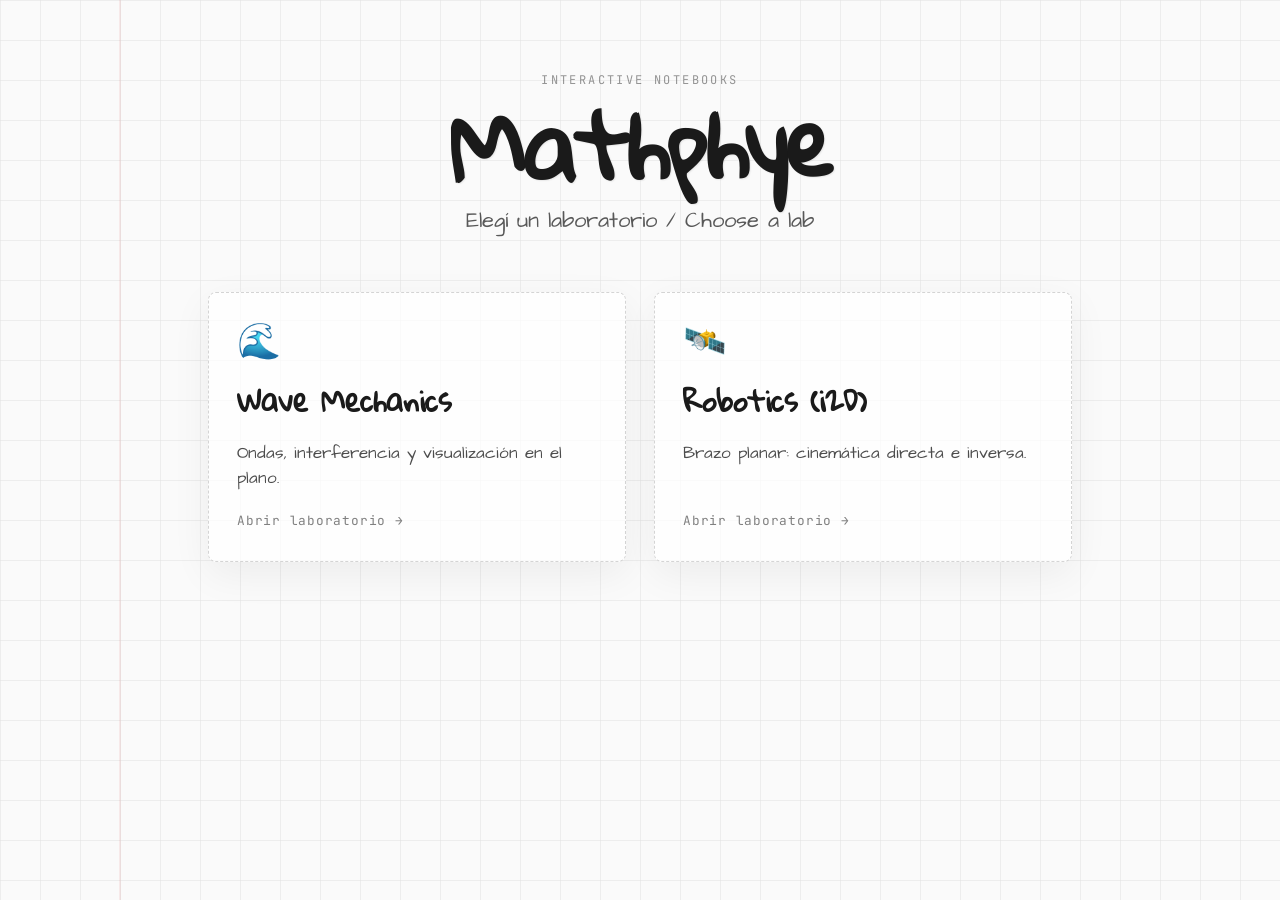
<file: index.html>
<!DOCTYPE html>
<html lang="en">

<head>
    <meta charset="UTF-8">
    <meta name="viewport" content="width=device-width, initial-scale=1.0">
    <title>Mathphye Lab | Interactive classrooms</title>
    <link rel="stylesheet" href="style.css">
    <link rel="preconnect" href="https://fonts.googleapis.com">
    <link rel="preconnect" href="https://fonts.gstatic.com" crossorigin>
    <link
        href="https://fonts.googleapis.com/css2?family=Architects+Daughter&family=Gloria+Hallelujah&family=JetBrains+Mono:wght@400;700&display=swap"
        rel="stylesheet">
</head>

<body class="notebook-theme hub-page">
    <div class="notebook-background">
        <svg width="100%" height="100%">
            <defs>
                <pattern id="dot-grid-hub" width="40" height="40" patternUnits="userSpaceOnUse">
                    <path d="M 40 0 L 0 0 0 40" fill="none" stroke="#e0e0e0" stroke-width="1" />
                </pattern>
            </defs>
            <rect width="100%" height="100%" fill="#fafafa" />
            <rect width="100%" height="100%" fill="url(#dot-grid-hub)" />
            <line x1="120" y1="0" x2="120" y2="100%" stroke="rgba(209, 77, 77, 0.1)" stroke-width="2" />
        </svg>
    </div>

    <main class="hub-content">
        <header class="hub-header">
            <p class="hub-eyebrow">Interactive notebooks</p>
            <h1 class="hub-title">Mathphye</h1>
            <p class="hub-subtitle">Elegí un laboratorio / Choose a lab</p>
        </header>

        <nav class="hub-labs" aria-label="Laboratories">
            <a href="waves.html" class="hub-lab-card">
                <span class="hub-lab-icon" aria-hidden="true">🌊</span>
                <h2 class="hub-lab-name">Wave Mechanics</h2>
                <p class="hub-lab-desc">Ondas, interferencia y visualización en el plano.</p>
                <span class="hub-lab-cta">Abrir laboratorio →</span>
            </a>
            <a href="robotics.html" class="hub-lab-card">
                <span class="hub-lab-icon" aria-hidden="true">🛰️</span>
                <h2 class="hub-lab-name">Robotics (i2D)</h2>
                <p class="hub-lab-desc">Brazo planar: cinemática directa e inversa.</p>
                <span class="hub-lab-cta">Abrir laboratorio →</span>
            </a>
        </nav>
    </main>
</body>

</html>
</file>
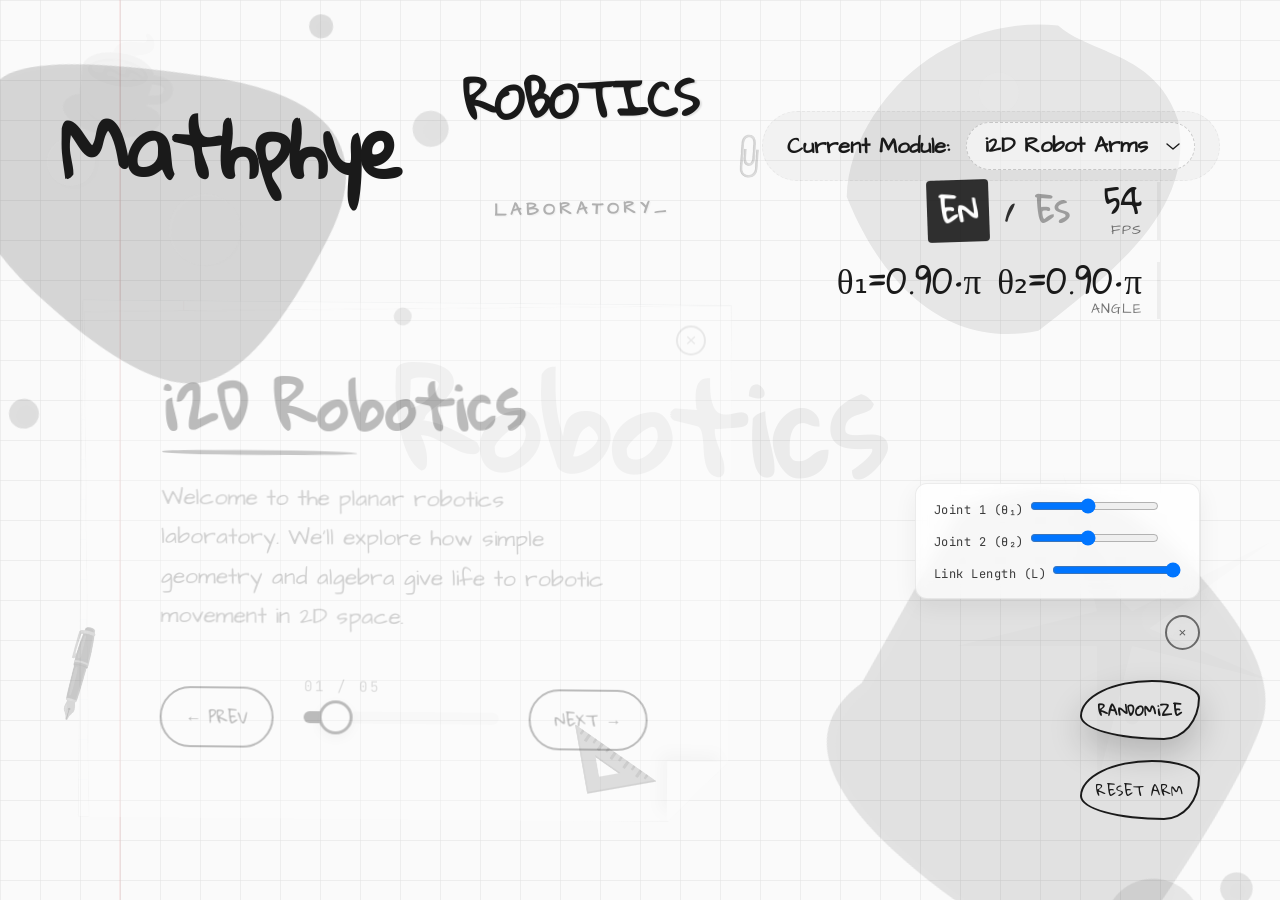
<file: robotics.html>
<!DOCTYPE html>
<html lang="en">

<head>
    <meta charset="UTF-8">
    <meta name="viewport" content="width=device-width, initial-scale=1.0">
    <title>Robotics Lab | i2D Robot Arms</title>
    <link rel="stylesheet" href="style.css">
    <link rel="preconnect" href="https://fonts.googleapis.com">
    <link rel="preconnect" href="https://fonts.gstatic.com" crossorigin>
    <link
        href="https://fonts.googleapis.com/css2?family=Architects+Daughter&family=Gloria+Hallelujah&family=JetBrains+Mono:wght@400;700&display=swap"
        rel="stylesheet">
</head>

<body class="fullscreen-app notebook-theme">
    <!-- SVG Notebook Background -->
    <div class="notebook-background">
        <svg width="100%" height="100%">
            <defs>
                <pattern id="dot-grid" width="40" height="40" patternUnits="userSpaceOnUse">
                    <path d="M 40 0 L 0 0 0 40" fill="none" stroke="#e0e0e0" stroke-width="1" />
                </pattern>
            </defs>
            <rect width="100%" height="100%" fill="#fafafa" />
            <rect width="100%" height="100%" fill="url(#dot-grid)" />
            <line x1="120" y1="0" x2="120" y2="100%" stroke="rgba(209, 77, 77, 0.1)" stroke-width="2" />
        </svg>
    </div>
    <!-- Fullscreen Interactive Layer -->
    <canvas id="main-canvas"></canvas>

    <!-- UI Overlay (HUD) -->
    <div id="hud-layer">
        <header class="hud-header">
            <div class="brand-group">
                <a href="index.html" class="hub-back-link" title="All labs">Mathphye</a>
            </div>


            <div class="main-title-container">
                <h1 id="app-main-title">ROBOTICS <span class="ink-sub">LABORATORY</span></h1>
            </div>

            <div class="topic-indicator topic-indicator--picker">
                <label for="module-picker" class="topic-indicator-label" id="module-picker-label">Current Module:</label>
                <select id="module-picker" class="module-picker-select" aria-label="Switch laboratory module">
                    <option value="waves.html">Wave Mechanics</option>
                    <option value="robotics.html" selected>i2D Robot Arms</option>
                    <option value="index.html">Others</option>
                </select>
            </div>
        </header>

        <!-- Slide Content -->
        <div id="slide-container" class="glass-ui">
            <button class="card-toggle" title="Minimize">×</button>
            <h2 id="slide-title">Kinematics</h2>
            <p id="slide-text">Exploring the geometry of movement. How joint angles translate to end-effector positions in 2D space.</p>

            <div class="slide-navigation">
                <button id="btn-prev" class="nav-btn">← Prev</button>
                <div class="progress-container">
                    <div id="progress-fill"></div>
                    <span id="slide-count" class="count-overlay">01 / 05</span>
                </div>
                <button id="btn-next" class="nav-btn">Next →</button>
            </div>
        </div>

        <!-- Premium hint (compact, non-blocking) -->
        <div id="paywall-overlay" class="paywall-compact" style="display: none;" role="dialog" aria-labelledby="paywall-title" aria-describedby="paywall-text">
            <div class="paywall-compact__row">
                <span class="paywall-compact__icon" aria-hidden="true">🔒</span>
                <div class="paywall-compact__copy">
                    <p id="paywall-title" class="paywall-compact__title">Premium slide</p>
                    <p id="paywall-text" class="paywall-compact__desc">*Donation* To build advanced robotics topics in the full lab. Optional unlock — $2.99.</p>
                </div>
                <div class="paywall-compact__actions">
                    <button type="button" id="btn-buy" class="paywall-unlock-btn">Unlock</button>
                    <button type="button" id="paywall-close" class="paywall-dismiss" aria-label="Close">×</button>
                </div>
            </div>
            <p class="paywall-compact__foot">Mathphye Lab</p>
        </div>

        <!-- Live Controls -->
        <div id="controls-panel">
            <div id="robotics-params" class="robotics-param-stack">
                <div class="control-group">
                    <label for="param-freq" id="label-param-j1">Joint 1 (θ₁)</label>
                    <input type="range" id="param-freq" min="0" max="100" value="50">
                </div>
                <div class="control-group">
                    <label for="param-amp" id="label-param-j2">Joint 2 (θ₂)</label>
                    <input type="range" id="param-amp" min="0" max="100" value="70">
                </div>
                <div class="control-group" id="group-link-single">
                    <label for="param-damping" id="label-param-l">Link Length (L)</label>
                    <input type="range" id="param-damping" min="10" max="100" value="50">
                </div>
                <div class="control-group fk-only" id="group-link-l1" style="display: none;">
                    <label for="param-l1" id="label-param-l1">Link L₁</label>
                    <div class="link-l-row">
                        <input type="range" id="param-l1" min="10" max="100" value="50">
                        <input type="number" id="param-l1-num" class="link-length-num" min="80" max="350" step="1" inputmode="numeric" title="Longitud en px / Length (px)" aria-label="L1 length px">
                    </div>
                </div>
                <div class="control-group fk-only" id="group-link-l2" style="display: none;">
                    <label for="param-l2" id="label-param-l2">Link L₂</label>
                    <div class="link-l-row">
                        <input type="range" id="param-l2" min="10" max="100" value="40">
                        <input type="number" id="param-l2-num" class="link-length-num" min="80" max="350" step="1" inputmode="numeric" title="Longitud en px / Length (px)" aria-label="L2 length px">
                    </div>
                </div>
            </div>

            <div class="panel-footer experiment-hub">
                <button class="control-toggle" title="Minimize">×</button>
                <button id="btn-random" class="action-btn main-action pulse">RANDOMiZE</button>
                <button id="btn-reset" class="action-btn">Reset</button>
            </div>
        </div>

        <aside class="side-info">
            <div class="stats-row">
                <div class="lang-toggle">
                    <button id="btn-en" class="active">EN</button> /
                    <button id="btn-es">ES</button>
                </div>
                <div class="stat-box">
                    <span class="val" id="fps-val">60</span>
                    <span class="lab">FPS</span>
                </div>
            </div>
            <div class="stat-box">
                <span class="val" id="phase-val">0.00°</span>
                <span class="lab">ANGLE</span>
            </div>
        </aside>

        <!-- Dynamic Decorations -->
        <div class="decorations">
            <div class="ink-spill top-left splash">
                <svg viewBox="0 0 200 200">
                    <path d="M40,50 Q10,80 40,120 T90,160 T140,120 T110,60 T40,50 Z" fill="rgba(0, 0, 0, 0.18)" />
                    <circle cx="60" cy="80" r="8" fill="rgba(255,255,255,0.05)" />
                    <circle cx="100" cy="110" r="12" fill="rgba(255,255,255,0.03)" />
                    <circle cx="150" cy="50" r="4" fill="rgba(0,0,0,0.15)" />
                    <circle cx="180" cy="90" r="6" fill="rgba(0,0,0,0.12)" />
                    <circle cx="160" cy="150" r="3" fill="rgba(0,0,0,0.1)" />
                    <circle cx="30" cy="160" r="5" fill="rgba(0,0,0,0.14)" />
                </svg>
            </div>
            <div class="ink-spill bottom-right splash-bubbles">
                <svg viewBox="0 0 200 200">
                    <path d="M50,50 Q80,20 120,40 T160,80 T150,140 T80,160 T40,110 Z" fill="rgba(0, 0, 0, 0.12)" />
                    <circle cx="150" cy="150" r="15" fill="rgba(0,0,0,0.1)" />
                    <circle cx="130" cy="170" r="8" fill="rgba(0,0,0,0.08)" />
                    <circle cx="170" cy="130" r="5" fill="rgba(0,0,0,0.12)" />
                    <circle cx="120" cy="60" r="6" fill="rgba(255,255,255,0.04)" />
                </svg>
            </div>
            <div class="ink-splat splat-1 bubble-style">
                <svg viewBox="0 0 100 100">
                    <path d="M50,10 C60,15 75,10 85,25 C95,45 80,65 65,85 C45,95 25,85 10,65 C5,45 20,15 50,10 Z"
                        fill="rgba(0,0,0,0.1)" />
                    <circle cx="40" cy="30" r="5" fill="rgba(255,255,255,0.08)" />
                </svg>
            </div>
            <div class="ink-splat splat-3">
                <svg viewBox="0 0 200 200">
                    <path
                        d="M100,100 L120,40 L110,100 L160,80 L110,110 L140,160 L100,120 L60,160 L90,110 L40,80 L90,100 Z"
                        fill="rgba(0,0,0,0.08)" />
                    <circle cx="130" cy="130" r="3" fill="rgba(0,0,0,0.1)" />
                    <circle cx="70" cy="70" r="4" fill="rgba(0,0,0,0.1)" />
                </svg>
            </div>
            <div class="ink-splat splat-2">
                <svg viewBox="0 0 100 100">
                    <path d="M30,20 C50,10 80,20 90,40 C100,60 70,90 40,85 C20,80 10,50 30,20 Z"
                        fill="rgba(26,26,26,0.02)" />
                </svg>
            </div>
            <div class="utensil pen">🖋️</div>
            <div class="utensil clip">📎</div>
            <div class="utensil ruler">📐</div>
            <div class="utensil coffee">☕</div>
        </div>
    </div>

    <button id="restore-slides" class="restore-ui-btn">📖 Restore Notes</button>
    <button id="restore-controls" class="restore-ui-btn">⚙️ Restore Controls</button>

    <script src="checkout-config.js"></script>
    <script src="robotics.js"></script>
</body>

</html>
</file>
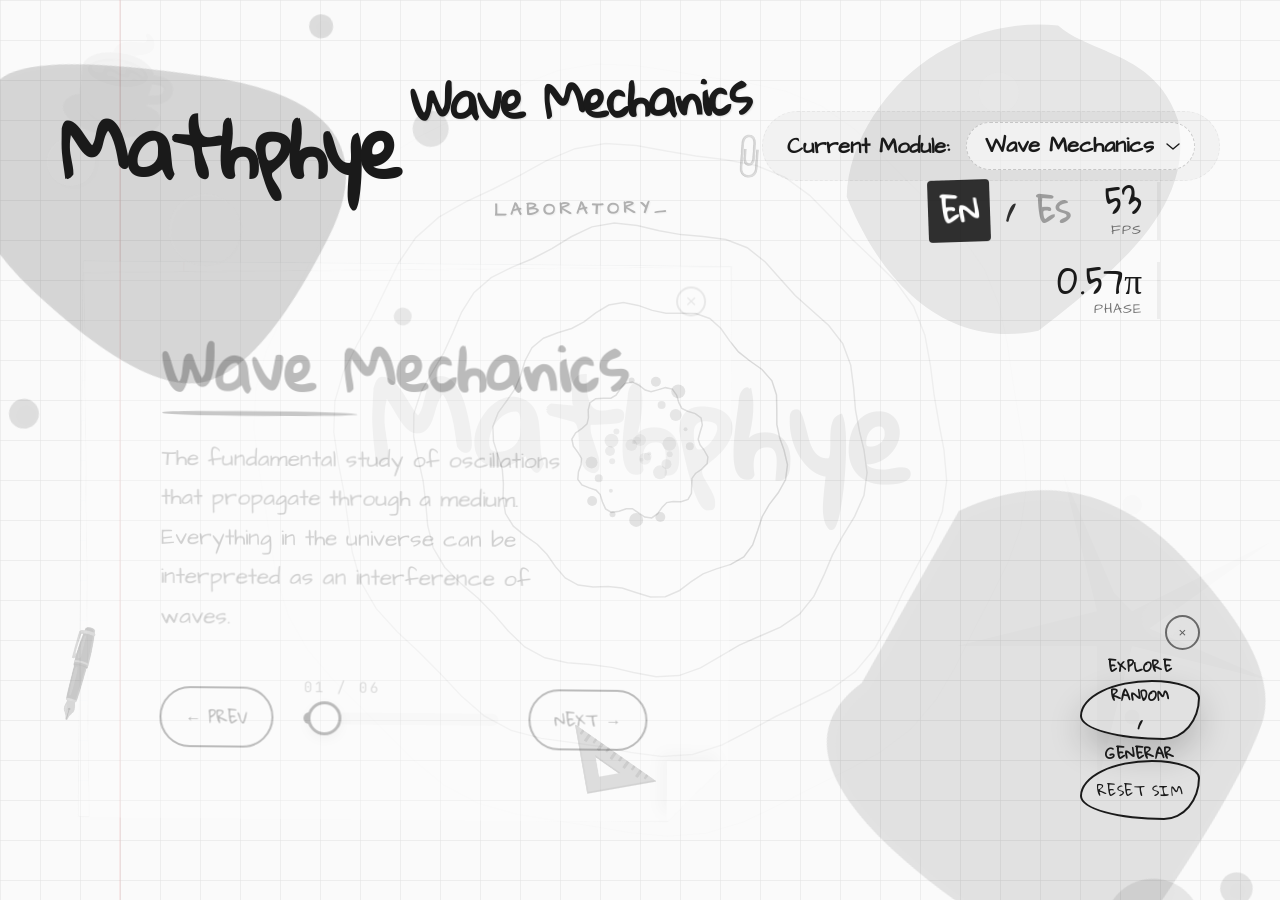
<file: waves.html>
<!DOCTYPE html>
<html lang="en">

<head>
    <meta charset="UTF-8">
    <meta name="viewport" content="width=device-width, initial-scale=1.0">
    <title>Wave Mechanics Lab | Mathphye</title>
    <link rel="stylesheet" href="style.css">
    <link rel="preconnect" href="https://fonts.googleapis.com">
    <link rel="preconnect" href="https://fonts.gstatic.com" crossorigin>
    <link
        href="https://fonts.googleapis.com/css2?family=Architects+Daughter&family=Gloria+Hallelujah&family=JetBrains+Mono:wght@400;700&display=swap"
        rel="stylesheet">
</head>

<body class="fullscreen-app notebook-theme">
    <!-- SVG Notebook Background -->
    <div class="notebook-background">
        <svg width="100%" height="100%">
            <defs>
                <pattern id="dot-grid" width="40" height="40" patternUnits="userSpaceOnUse">
                    <path d="M 40 0 L 0 0 0 40" fill="none" stroke="#e0e0e0" stroke-width="1" />
                </pattern>
            </defs>
            <rect width="100%" height="100%" fill="#fafafa" />
            <rect width="100%" height="100%" fill="url(#dot-grid)" />
            <line x1="120" y1="0" x2="120" y2="100%" stroke="rgba(209, 77, 77, 0.1)" stroke-width="2" />
        </svg>
    </div>
    <!-- Fullscreen Interactive Layer -->
    <canvas id="main-canvas"></canvas>

    <!-- UI Overlay (HUD) -->
    <div id="hud-layer">
        <header class="hud-header">
            <div class="brand-group">
                <a href="index.html" class="hub-back-link" title="All labs">Mathphye</a>
            </div>


            <div class="main-title-container">
                <h1 id="app-main-title">WAVE MECHANICS <span class="ink-sub">LABORATORY</span></h1>
            </div>

            <div class="topic-indicator topic-indicator--picker">
                <label for="module-picker" class="topic-indicator-label" id="module-picker-label">Current Module:</label>
                <select id="module-picker" class="module-picker-select" aria-label="Switch laboratory module">
                    <option value="waves.html" selected>Wave Mechanics</option>
                    <option value="robotics.html">i2D Robot Arms</option>
                    <option value="index.html">Others</option>
                </select>
            </div>
        </header>

        <!-- Slide Content -->
        <div id="slide-container" class="glass-ui">
            <button class="card-toggle" title="Minimize">×</button>
            <h2 id="slide-title">Traveling Waves</h2>
            <p id="slide-text">An oscillation that travels through a medium, transporting energy without transporting
                matter.</p>

            <div class="slide-navigation">
                <button id="btn-prev" class="nav-btn">← Prev</button>
                <div class="progress-container">
                    <div id="progress-fill"></div>
                    <span id="slide-count" class="count-overlay">01 / 06</span>
                </div>
                <button id="btn-next" class="nav-btn">Next →</button>
            </div>
        </div>

        <!-- Premium hint (compact, non-blocking) -->
        <div id="paywall-overlay" class="paywall-compact" style="display: none;" role="dialog" aria-labelledby="paywall-title" aria-describedby="paywall-text">
            <div class="paywall-compact__row">
                <span class="paywall-compact__icon" aria-hidden="true">🔒</span>
                <div class="paywall-compact__copy">
                    <p id="paywall-title" class="paywall-compact__title">Premium slide</p>
                    <p id="paywall-text" class="paywall-compact__desc">Extra chapters in the full lab. Unlock if you like — $2.99.</p>
                </div>
                <div class="paywall-compact__actions">
                    <button type="button" id="btn-buy" class="paywall-unlock-btn">Unlock</button>
                    <button type="button" id="paywall-close" class="paywall-dismiss" aria-label="Close">×</button>
                </div>
            </div>
            <p class="paywall-compact__foot">Mathphye Lab</p>
        </div>

        <!-- Live Controls -->
        <div id="controls-panel">
            <div id="hidden-params" style="display: none;">
                <div class="control-group">
                    <label>Frequency (f)</label>
                    <input type="range" id="param-freq" min="1" max="100" value="50">
                </div>
                <div class="control-group">
                    <label>Amplitude (A)</label>
                    <input type="range" id="param-amp" min="1" max="100" value="70">
                </div>
                <div class="control-group">
                    <label>Damping (γ)</label>
                    <input type="range" id="param-damping" min="0" max="100" value="0">
                </div>
            </div>

            <div class="panel-footer experiment-hub">
                <button class="control-toggle" title="Minimize">×</button>
                <button id="btn-random" class="action-btn main-action pulse">EXPLORE RANDOM / GENERAR</button>
                <button id="btn-reset" class="action-btn">Reset</button>
            </div>
        </div>

        <aside class="side-info">
            <div class="stats-row">
                <div class="lang-toggle">
                    <button id="btn-en" class="active">EN</button> /
                    <button id="btn-es">ES</button>
                </div>
                <div class="stat-box">
                    <span class="val" id="fps-val">60</span>
                    <span class="lab">FPS</span>
                </div>
            </div>
            <div class="stat-box">
                <span class="val" id="phase-val">0.00π</span>
                <span class="lab">PHASE</span>
            </div>
        </aside>

        <!-- Dynamic Decorations -->
        <div class="decorations">
            <div class="ink-spill top-left splash">
                <svg viewBox="0 0 200 200">
                    <path d="M40,50 Q10,80 40,120 T90,160 T140,120 T110,60 T40,50 Z" fill="rgba(0, 0, 0, 0.18)" />
                    <circle cx="60" cy="80" r="8" fill="rgba(255,255,255,0.05)" />
                    <circle cx="100" cy="110" r="12" fill="rgba(255,255,255,0.03)" />
                    <circle cx="150" cy="50" r="4" fill="rgba(0,0,0,0.15)" />
                    <circle cx="180" cy="90" r="6" fill="rgba(0,0,0,0.12)" />
                    <circle cx="160" cy="150" r="3" fill="rgba(0,0,0,0.1)" />
                    <circle cx="30" cy="160" r="5" fill="rgba(0,0,0,0.14)" />
                </svg>
            </div>
            <div class="ink-spill bottom-right splash-bubbles">
                <svg viewBox="0 0 200 200">
                    <path d="M50,50 Q80,20 120,40 T160,80 T150,140 T80,160 T40,110 Z" fill="rgba(0, 0, 0, 0.12)" />
                    <circle cx="150" cy="150" r="15" fill="rgba(0,0,0,0.1)" />
                    <circle cx="130" cy="170" r="8" fill="rgba(0,0,0,0.08)" />
                    <circle cx="170" cy="130" r="5" fill="rgba(0,0,0,0.12)" />
                    <circle cx="120" cy="60" r="6" fill="rgba(255,255,255,0.04)" />
                </svg>
            </div>
            <div class="ink-splat splat-1 bubble-style">
                <svg viewBox="0 0 100 100">
                    <path d="M50,10 C60,15 75,10 85,25 C95,45 80,65 65,85 C45,95 25,85 10,65 C5,45 20,15 50,10 Z"
                        fill="rgba(0,0,0,0.1)" />
                    <circle cx="40" cy="30" r="5" fill="rgba(255,255,255,0.08)" />
                </svg>
            </div>
            <div class="ink-splat splat-3">
                <svg viewBox="0 0 200 200">
                    <path
                        d="M100,100 L120,40 L110,100 L160,80 L110,110 L140,160 L100,120 L60,160 L90,110 L40,80 L90,100 Z"
                        fill="rgba(0,0,0,0.08)" />
                    <circle cx="130" cy="130" r="3" fill="rgba(0,0,0,0.1)" />
                    <circle cx="70" cy="70" r="4" fill="rgba(0,0,0,0.1)" />
                </svg>
            </div>
            <div class="ink-splat splat-2">
                <svg viewBox="0 0 100 100">
                    <path d="M30,20 C50,10 80,20 90,40 C100,60 70,90 40,85 C20,80 10,50 30,20 Z"
                        fill="rgba(26,26,26,0.02)" />
                </svg>
            </div>
            <div class="utensil pen">🖋️</div>
            <div class="utensil clip">📎</div>
            <div class="utensil ruler">📐</div>
            <div class="utensil coffee">☕</div>
        </div>
    </div>

    <button id="restore-slides" class="restore-ui-btn">📖 Restore Notes</button>
    <button id="restore-controls" class="restore-ui-btn">⚙️ Restore Controls</button>

    <script src="checkout-config.js"></script>
    <script src="main.js"></script>
</body>

</html>
</file>
<file: style.css>
:root {
    --paper: #ffffff;
    --ink: #1a1a1a;
    --ink-muted: #666666;
    --accent: #111;
    --border: rgba(0, 0, 0, 0.05);
    --font-heading: 'Gloria Hallelujah', cursive;
    --font-body: 'Architects Daughter', cursive;
    --font-mono: 'JetBrains Mono', monospace;
    --transition: all 0.3s ease;
}

* {
    margin: 0;
    padding: 0;
    box-sizing: border-box;
}

body.notebook-theme {
    height: 100vh;
    width: 100vw;
    overflow: hidden;
    background-color: var(--paper);
    color: var(--ink);
    font-family: var(--font-body);
}

/* Landing: index → waves / robotics */
body.hub-page {
    min-height: 100vh;
    height: auto;
    width: 100%;
    overflow-x: hidden;
    overflow-y: auto;
    background-color: var(--paper);
    color: var(--ink);
    font-family: var(--font-body);
}

.hub-content {
    position: relative;
    z-index: 1;
    max-width: 920px;
    margin: 0 auto;
    padding: 72px 28px 100px;
}

.hub-header {
    text-align: center;
    margin-bottom: 56px;
}

.hub-eyebrow {
    font-family: var(--font-mono);
    font-size: 0.75rem;
    letter-spacing: 0.2em;
    text-transform: uppercase;
    opacity: 0.45;
    margin-bottom: 12px;
}

.hub-title {
    font-family: var(--font-heading);
    font-size: clamp(3.2rem, 10vw, 5.5rem);
    font-weight: 900;
    letter-spacing: -2px;
    line-height: 1;
    color: var(--ink);
    transform: rotate(-1deg);
    text-shadow: 1px 1px 1.5px rgba(0, 0, 0, 0.08);
}

.hub-subtitle {
    font-family: var(--font-body);
    font-size: 1.35rem;
    margin-top: 18px;
    opacity: 0.72;
}

.hub-labs {
    display: grid;
    grid-template-columns: repeat(auto-fit, minmax(260px, 1fr));
    gap: 28px;
}

.hub-lab-card {
    display: flex;
    flex-direction: column;
    align-items: flex-start;
    gap: 12px;
    padding: 32px 28px;
    background: rgba(255, 255, 255, 0.72);
    border: 1px dashed rgba(26, 26, 26, 0.18);
    border-radius: 8px;
    box-shadow: 0 12px 40px rgba(0, 0, 0, 0.06);
    text-decoration: none;
    color: var(--ink);
    transition: var(--transition);
}

.hub-lab-card:hover {
    transform: translateY(-4px) rotate(-0.5deg);
    border-color: rgba(26, 26, 26, 0.35);
    box-shadow: 0 20px 50px rgba(0, 0, 0, 0.1);
}

.hub-lab-icon {
    font-size: 2.2rem;
    line-height: 1;
}

.hub-lab-name {
    font-family: var(--font-heading);
    font-size: 1.75rem;
    font-weight: 700;
    margin: 0;
}

.hub-lab-desc {
    font-family: var(--font-body);
    font-size: 1.05rem;
    line-height: 1.5;
    opacity: 0.78;
    margin: 0;
    flex: 1;
}

.hub-lab-cta {
    font-family: var(--font-mono);
    font-size: 0.8rem;
    letter-spacing: 0.06em;
    opacity: 0.55;
    margin-top: 8px;
}

a.hub-back-link {
    font-size: 5rem;
    font-weight: 900;
    position: relative;
    letter-spacing: -3px;
    line-height: 1;
    color: var(--ink);
    text-decoration: none;
    font-family: var(--font-heading);
    transition: opacity 0.2s ease;
}

a.hub-back-link:hover {
    opacity: 0.72;
}

.notebook-background {
    position: fixed;
    top: 0;
    left: 0;
    width: 100%;
    height: 100%;
    z-index: 0;
    pointer-events: none;
}

#main-canvas {
    position: fixed;
    top: 0;
    left: 0;
    width: 100%;
    height: 100%;
    z-index: 1;
}

/* HUD Layer */
#hud-layer {
    position: relative;
    z-index: 10;
    width: 100%;
    height: 100%;
    pointer-events: none;
}

#hud-layer * {
    pointer-events: auto;
}

.hud-header {
    padding: 50px 60px;
    /* More padding */
    display: flex;
    justify-content: space-between;
    align-items: center;
    font-family: var(--font-heading);
    position: relative;
    z-index: 100;
    /* Mathphye on top of EVERYTHING */
}

.brand-group {
    display: flex;
    align-items: baseline;
    gap: 30px;
    position: relative;
}

.brand {
    font-size: 5rem;
    font-weight: 900;
    position: relative;
    letter-spacing: -3px;
    line-height: 1;
}

.theme-toggle-btn {
    background: none;
    border: 2px solid var(--ink);
    border-radius: 8px;
    padding: 8px 16px;
    font-family: var(--font-body);
    font-weight: bold;
    color: var(--ink);
    cursor: pointer;
    transition: var(--transition);
    transform: rotate(-1deg);
    font-size: 1.1rem;
    opacity: 0.6;
}

.theme-toggle-btn:hover {
    opacity: 1;
    transform: scale(1.05) rotate(1deg);
    background: var(--ink);
    color: var(--paper);
}



.lang-toggle {
    display: flex;
    font-size: 1.8rem;
    font-family: var(--font-heading);
    gap: 15px;
    opacity: 0.9;
    align-items: center;
    color: var(--ink);
}

.lang-toggle button {
    background: none;
    border: none;
    cursor: pointer;
    font-size: 1.8rem;
    font-family: inherit;
    color: inherit;
    opacity: 0.4;
    transition: 0.2s;
    padding: 0 5px;
    font-weight: 900;
}

.lang-toggle button:hover {
    opacity: 0.7;
    transform: scale(1.1);
}

.lang-toggle button.active {
    opacity: 1;
    color: #fff;
    background: var(--ink);
    padding: 2px 12px;
    border-radius: 4px;
    transform: rotate(-2deg);
}

.topic-indicator {
    font-size: 1.4rem;
    /* Larger module name */
    background: rgba(0, 0, 0, 0.03);
    padding: 10px 24px;
    border-radius: 40px;
    border: 1px dashed var(--border);
}

.topic-indicator--picker {
    display: inline-flex;
    align-items: center;
    flex-wrap: wrap;
    gap: 10px 16px;
}

.topic-indicator-label {
    font-family: var(--font-body);
    font-weight: 700;
    color: var(--ink);
    margin: 0;
    cursor: pointer;
    font-size: 1.4rem;
}

.module-picker-select {
    font-family: var(--font-body);
    font-size: 1.4rem;
    font-weight: 700;
    color: var(--ink);
    line-height: 1.3;
    background-color: rgba(255, 255, 255, 0.55);
    border: 1px dashed rgba(26, 26, 26, 0.2);
    border-radius: 28px;
    padding: 8px 40px 8px 18px;
    cursor: pointer;
    appearance: none;
    -webkit-appearance: none;
    background-image: url("data:image/svg+xml,%3Csvg xmlns='http://www.w3.org/2000/svg' width='14' height='9' viewBox='0 0 14 9' fill='none'%3E%3Cpath d='M1 2l6 5 6-5' stroke='%231a1a1a' stroke-width='1.4' stroke-linecap='round' stroke-linejoin='round'/%3E%3C/svg%3E");
    background-repeat: no-repeat;
    background-position: right 14px center;
    transition: var(--transition);
}

.module-picker-select:hover {
    background-color: rgba(255, 255, 255, 0.85);
    border-color: rgba(26, 26, 26, 0.35);
}

.module-picker-select:focus {
    outline: 2px solid rgba(26, 26, 26, 0.25);
    outline-offset: 2px;
}

/* Main Title - Ink Style */
.main-title-container {
    flex: 1;
    text-align: center;
}

#app-main-title {
    font-family: var(--font-heading);
    font-size: 3rem;
    color: var(--ink);
    letter-spacing: -2px;
    transform: rotate(-1deg);
    text-shadow: 1px 1px 1.5px rgba(0, 0, 0, 0.1);
}

#app-main-title .ink-sub {
    font-family: var(--font-body);
    font-size: 1.1rem;
    color: var(--ink-muted);
    letter-spacing: 4px;
    opacity: 0.5;
    text-transform: uppercase;
}

/* Floating Notes as Physical Pages */
.glass-ui {
    background: #ffffff;
    /* Ruled notebook line background: Horizontal lines + Vertical Margin */
    background-image:
        linear-gradient(to right, rgba(230, 80, 80, 0.15) 1px, transparent 1px),
        repeating-linear-gradient(rgba(255, 255, 255, 0) 0px, rgba(255, 255, 255, 0) 39px, rgba(100, 200, 255, 0.15) 40px);
    background-size: 80px 100%, 100% 40px;
    background-position: 100px 0, 0 0;
    background-repeat: no-repeat, repeat;

    border: 1px solid rgba(0, 0, 0, 0.1);
    /* Stack of pages effect - Deepened and layered */
    box-shadow:
        1px 1px 1px rgba(0, 0, 0, 0.05),
        2px 2px 2px rgba(0, 0, 0, 0.02),
        15px 15px 40px rgba(0, 0, 0, 0.06);
    padding: 70px 60px 70px 140px;
    /* Adjusted padding for the margin line */
    border-radius: 2px;
    transform: rotate(0.5deg);
    transition: var(--transition);
    position: relative;
    /* Corner Cut for fold realism */
    clip-path: polygon(0% 0%, 100% 0%, 100% calc(100% - 60px), calc(100% - 60px) 100%, 0% 100%);
}

/* Background Sheet stack effect */
.glass-ui::before {
    content: '';
    position: absolute;
    top: 5px;
    left: 5px;
    right: -5px;
    bottom: -5px;
    background: #fff;
    border: 1px solid rgba(0, 0, 0, 0.08);
    z-index: -1;
    transform: rotate(-1deg);
    box-shadow: 2px 2px 5px rgba(0, 0, 0, 0.03);
    clip-path: polygon(0% 0%, 100% 0%, 100% calc(100% - 60px), calc(100% - 60px) 100%, 0% 100%);
}

.glass-ui::after {
    content: '';
    position: absolute;
    bottom: 0;
    right: 0;
    width: 60px;
    height: 60px;
    /* Realistic corner fold: darker underside, subtle highlight on top */
    background: linear-gradient(135deg, transparent 50%, #f9f9f9 50%, #e0e0e0 70%, #ffffff 100%);
    box-shadow: -8px -8px 15px rgba(0, 0, 0, 0.1);
    z-index: 10;
}

.page-turn {
    animation: flipPage 0.6s cubic-bezier(0.15, 0.85, 0.5, 1);
}

@keyframes flipPage {
    0% {
        transform: rotate(0.5deg) translateX(0);
        opacity: 1;
    }

    30% {
        transform: rotate(-5deg) translateX(-20px) skewY(2deg);
        opacity: 0.8;
    }

    100% {
        transform: rotate(0.5deg) translateX(0);
        opacity: 1;
    }
}

#slide-container {
    position: absolute;
    bottom: 80px;
    left: 80px;
    width: 650px;
    padding: 70px 80px !important;
    transition: var(--transition);
}

/* Premium hint — small floating card, does not cover the slide */
#paywall-overlay.paywall-compact {
    position: fixed;
    bottom: 24px;
    right: 24px;
    left: auto;
    width: auto;
    max-width: min(380px, calc(100vw - 32px));
    padding: 12px 14px 10px;
    margin: 0;
    background: rgba(255, 255, 255, 0.94);
    color: var(--ink);
    border-radius: 14px;
    border: 1px solid rgba(26, 26, 26, 0.1);
    z-index: 2500;
    text-align: left;
    box-shadow: 0 10px 40px rgba(0, 0, 0, 0.1), 0 1px 0 rgba(255, 255, 255, 0.8) inset;
    backdrop-filter: blur(12px);
    display: none;
    flex-direction: column;
    align-items: stretch;
    gap: 8px;
    pointer-events: auto;
}

.paywall-compact__row {
    display: flex;
    align-items: flex-start;
    gap: 10px;
}

.paywall-compact__icon {
    font-size: 1.15rem;
    line-height: 1.4;
    opacity: 0.85;
    flex-shrink: 0;
}

.paywall-compact__copy {
    flex: 1;
    min-width: 0;
}

#paywall-title.paywall-compact__title,
.paywall-compact__title {
    font-family: var(--font-body);
    font-size: 0.95rem;
    font-weight: 700;
    line-height: 1.25;
    color: var(--ink);
    margin: 0 0 4px 0;
}

#paywall-text.paywall-compact__desc,
.paywall-compact__desc {
    font-family: var(--font-body);
    font-size: 0.82rem;
    line-height: 1.45;
    color: var(--ink-muted);
    margin: 0;
}

.paywall-compact__actions {
    display: flex;
    flex-direction: column;
    align-items: flex-end;
    gap: 6px;
    flex-shrink: 0;
}

.paywall-unlock-btn {
    appearance: none;
    -webkit-appearance: none;
    border: none;
    background: var(--ink);
    color: var(--paper);
    font-family: var(--font-mono);
    font-size: 0.72rem;
    font-weight: 700;
    letter-spacing: 0.06em;
    text-transform: uppercase;
    padding: 8px 14px;
    border-radius: 8px;
    cursor: pointer;
    transition: transform 0.15s ease, box-shadow 0.15s ease;
    white-space: nowrap;
}

.paywall-unlock-btn:hover {
    transform: translateY(-1px);
    box-shadow: 0 4px 12px rgba(0, 0, 0, 0.15);
}

.paywall-dismiss {
    width: 28px;
    height: 28px;
    border: none;
    border-radius: 8px;
    background: rgba(26, 26, 26, 0.06);
    color: var(--ink);
    font-size: 1.1rem;
    line-height: 1;
    cursor: pointer;
    display: flex;
    align-items: center;
    justify-content: center;
    padding: 0;
    font-family: var(--font-mono);
    opacity: 0.55;
    transition: opacity 0.15s ease, background 0.15s ease;
}

.paywall-dismiss:hover {
    opacity: 1;
    background: rgba(26, 26, 26, 0.1);
}

.paywall-compact__foot {
    font-family: var(--font-mono);
    font-size: 0.62rem;
    letter-spacing: 0.12em;
    text-transform: uppercase;
    opacity: 0.35;
    margin: 0;
    padding-top: 2px;
    border-top: 1px solid rgba(26, 26, 26, 0.06);
}

@media (max-width: 520px) {
    #paywall-overlay.paywall-compact {
        right: 12px;
        bottom: 12px;
        left: 12px;
        max-width: none;
    }

    .paywall-compact__row {
        flex-wrap: wrap;
    }

    .paywall-compact__actions {
        flex-direction: row;
        width: 100%;
        justify-content: space-between;
        align-items: center;
    }
}

#slide-number {
    font-family: var(--font-heading);
    color: var(--accent);
}

#slide-title {
    font-family: var(--font-heading);
    font-size: 3.8rem;
    color: var(--ink);
    margin-bottom: 25px;
    line-height: 1.1;
    transform: rotate(-0.5deg);
    display: block;
    position: relative;
}

#slide-title::after {
    content: '';
    position: absolute;
    bottom: -15px;
    left: 0;
    width: 40%;
    height: 5px;
    background: var(--ink);
    opacity: 0.8;
    border-radius: 20% 80% 30% 70%;
}

#slide-text {
    font-family: var(--font-body);
    font-size: 1.45rem;
    line-height: 1.7;
    color: var(--ink-muted);
    margin-top: 40px;
    max-width: 92%;
}

.slide-navigation {
    display: flex;
    align-items: center;
    gap: 30px;
    margin-top: 50px;
    position: relative;
    z-index: 1000;
}

.nav-btn {
    background: none;
    border: 2px solid var(--ink);
    padding: 12px 24px;
    border-radius: 40px;
    font-family: var(--font-heading);
    font-size: 1rem;
    color: var(--ink);
    cursor: pointer;
    transition: all 0.3s ease;
    text-transform: uppercase;
}

.nav-btn:hover {
    background: var(--ink);
    color: var(--paper);
    transform: scale(1.05);
}

.progress-container {
    flex: 1;
    height: 12px;
    background: rgba(0, 0, 0, 0.05);
    border-radius: 10px;
    position: relative;
    display: flex;
    align-items: center;
    justify-content: center;
    overflow: visible !important;
}

#progress-fill {
    height: 100%;
    background: var(--ink);
    border-radius: 10px;
    transition: width 0.8s cubic-bezier(0.15, 0.85, 0.5, 1);
    position: absolute;
    left: 0;
    top: 0;
}

/* Mechanical slider head */
#progress-fill::after {
    content: '';
    position: absolute;
    right: -10px;
    top: 50%;
    transform: translateY(-50%);
    width: 28px;
    height: 28px;
    background: var(--paper);
    border: 3.5px solid var(--ink);
    border-radius: 50%;
    box-shadow: 0 4px 12px rgba(0, 0, 0, 0.12);
}

.count-overlay {
    position: absolute;
    top: -35px;
    left: 0;
    font-family: var(--font-mono);
    font-size: 0.9rem;
    letter-spacing: 2px;
    opacity: 0.5;
    text-transform: uppercase;
    z-index: 10;
}

/* Floating Control Hub (No Card) */
#controls-panel {
    position: absolute;
    bottom: 80px;
    right: 80px;
    width: auto;
    z-index: 1000;
}

.robotics-param-stack {
    display: flex;
    flex-direction: column;
    gap: 10px;
    margin-bottom: 16px;
    min-width: 220px;
    padding: 14px 18px;
    background: rgba(255, 255, 255, 0.72);
    border: 1px solid rgba(26, 26, 26, 0.08);
    border-radius: 12px;
    box-shadow: 0 8px 24px rgba(0, 0, 0, 0.06);
    backdrop-filter: blur(8px);
}

.robotics-param-stack .control-group label {
    font-family: var(--font-mono);
    font-size: 0.75rem;
    letter-spacing: 0.04em;
    opacity: 0.85;
}

.robotics-param-stack .link-l-row {
    display: flex;
    align-items: center;
    gap: 10px;
}

.robotics-param-stack .link-l-row input[type="range"] {
    flex: 1;
    min-width: 0;
}

.robotics-param-stack .link-length-num {
    width: 4.25rem;
    flex-shrink: 0;
    padding: 6px 8px;
    font-family: var(--font-mono);
    font-size: 0.8rem;
    border: 1px solid rgba(26, 26, 26, 0.15);
    border-radius: 8px;
    background: rgba(255, 255, 255, 0.9);
}

.experiment-hub {
    display: flex;
    flex-direction: column;
    align-items: flex-end;
    /* Right-align blobs */
    gap: 20px;
    padding: 0;
}

/* Base "Ink Drop" Shape Stylings */
.main-action,
.action-btn {
    appearance: none;
    -webkit-appearance: none;
    border: none;
    outline: none;
    cursor: pointer;
    font-family: var(--font-heading);
    letter-spacing: 0.5px;
    transition: all 0.5s cubic-bezier(0.175, 0.885, 0.32, 1.275);
    display: flex;
    align-items: center;
    justify-content: center;
    text-align: center;
}

.main-action {
    background: var(--ink);
    color: var(--paper);
    font-size: 1.2rem;
    font-weight: 800;
    width: 280px;
    height: 100px;
    padding: 0 40px;
    /* Irregular Ink Drop Shape */
    border-radius: 40% 60% 70% 30% / 40% 40% 60% 60%;
    box-shadow: 0 15px 35px rgba(0, 0, 0, 0.2);
}

.action-btn {
    background: transparent;
    border: 2px solid var(--ink);
    color: var(--ink);
    font-size: 0.9rem;
    width: 120px;
    height: 60px;
    border-radius: 60% 40% 30% 70% / 60% 30% 70% 40%;
}

.main-action:hover {
    border-radius: 50% 50% 50% 50% / 50% 50% 50% 50%;
    transform: scale(1.05) rotate(2deg);
    box-shadow: 0 20px 45px rgba(0, 0, 0, 0.3);
}

.action-btn:hover {
    background: var(--ink);
    color: var(--paper);
    border-radius: 50%;
}

/* Liquid Animation for the Main Ink Blob */
@keyframes liquid-drift {
    0% {
        border-radius: 40% 60% 70% 30% / 40% 40% 60% 60%;
    }

    50% {
        border-radius: 50% 50% 30% 70% / 50% 70% 30% 50%;
    }

    100% {
        border-radius: 40% 60% 70% 30% / 40% 40% 60% 60%;
    }
}

.pulse {
    animation: liquid-drift 4s infinite ease-in-out;
}

body.blueprint-mode .main-action {
    background: #ffffff;
    color: #002244;
}

body.blueprint-mode .action-btn {
    border-color: #ffffff;
    color: #ffffff;
}

body.blueprint-mode .action-btn:hover {
    background: #ffffff;
    color: #002244;
}

/* Stats Panel (Side Notes) */
.side-info {
    position: absolute;
    right: 120px;
    top: 180px;
    display: flex;
    flex-direction: column;
    gap: 20px;
    z-index: 20;
    align-items: flex-end;
    /* Align all boxes to the right */
}

.stats-row {
    display: flex;
    align-items: center;
    gap: 30px;
}

.stat-box {
    text-align: right;
    border-right: 3px solid var(--border);
    padding-right: 15px;
}

.stat-box .val {
    font-family: var(--font-heading);
    font-size: 2.2rem;
    display: block;
    line-height: 1;
}

.stat-box .lab {
    font-family: var(--font-body);
    font-size: 0.9rem;
    letter-spacing: 1px;
    opacity: 0.6;
    text-transform: uppercase;
}

@media (max-width: 1000px) {
    #slide-container {
        left: 40px;
        width: calc(100% - 80px);
    }

    #controls-panel {
        right: 40px;
        width: calc(100% - 80px);
    }

    .side-info {
        display: none;
    }
}

/* Decorative Elements (Stains & Utensils) */
.decorations,
.decorations * {
    pointer-events: none !important;
    /* Ensure they NEVER capture clicks */
}

.decorations {
    position: fixed;
    top: 0;
    left: 0;
    width: 100%;
    height: 100%;
    z-index: 1;
    /* Low z-index to stay below UI */
    opacity: 0.8;
    /* Higher overall visibility for stains */
}

.ink-spill {
    position: absolute;
    pointer-events: none;
    z-index: 1;
    filter: drop-shadow(2px 2px 5px rgba(0, 0, 0, 0.05));
}

.top-left {
    top: -100px;
    left: -100px;
    width: 600px;
    transform: rotate(-10deg);
}

.bottom-right {
    bottom: -150px;
    right: -100px;
    width: 650px;
    transform: rotate(20deg);
}

.ink-splat {
    position: absolute;
    transform: rotate(15deg);
}

.splat-1 {
    top: -20px;
    right: 5%;
    width: 400px;
}

.splat-2 {
    bottom: 5%;
    left: 20%;
    width: 300px;
    opacity: 0.1;
}

.splat-3 {
    top: 40%;
    right: -100px;
    width: 500px;
    transform: rotate(45deg);
    opacity: 0.15;
}

.utensil {
    position: absolute;
    font-size: 4rem;
    filter: sepia(100%) saturate(0%) brightness(50%) opacity(0.3);
    /* Pencil sketch look */
}

.pen {
    top: 70%;
    left: 40px;
    transform: rotate(-30deg);
}

.clip {
    top: 15%;
    right: 40%;
    transform: rotate(45deg);
    font-size: 2rem;
}

.ruler {
    bottom: 100px;
    left: 45%;
    transform: rotate(-10deg);
}

.coffee {
    top: 5%;
    left: 80px;
    transform: scale(1.5) rotate(10deg);
    opacity: 0.2;
}

/* --- GHOST MODE & CINEMA MODE (Option 4) --- */

/* Individual Card Ghosting */
.glass-ui,
.hud-header,
.side-info,
.decorations,
.utensil {
    transition: opacity 1.2s cubic-bezier(0.15, 0.85, 0.5, 1),
        filter 1.2s ease,
        transform 0.3s ease,
        box-shadow 0.3s ease;
}

.glass-ui:not(:hover) {
    opacity: 0.28;
    filter: grayscale(0.5) blur(0.2px);
    transition-delay: 1.5s;
    box-shadow: 2px 2px 10px rgba(0, 0, 0, 0.02);
}

.glass-ui:hover {
    opacity: 1;
    filter: grayscale(0) blur(0);
    transition-delay: 0s;
    box-shadow: 15px 15px 50px rgba(0, 0, 0, 0.1);
}

/* Global Idle Fade (Cinema Mode) */
body.user-idle .hud-header,
body.user-idle .side-info,
body.user-idle .decorations,
body.user-idle .utensil {
    opacity: 0.05;
    pointer-events: none;
}

body.user-idle .glass-ui:not(:hover) {
    opacity: 0.08;
    transition-delay: 0s;
}

/* --- UI TOGGLE / MINIMIZE --- */
.card-toggle {
    position: absolute;
    top: 20px;
    right: 25px;
    width: 30px;
    height: 30px;
    background: none;
    border: 2px solid var(--ink);
    border-radius: 50%;
    cursor: pointer;
    font-size: 1.2rem;
    display: flex;
    align-items: center;
    justify-content: center;
    color: var(--ink);
    opacity: 0.3;
    transition: all 0.3s ease;
    z-index: 100;
}

.card-toggle:hover {
    opacity: 1;
    background: var(--ink);
    color: var(--paper);
    transform: rotate(90deg) scale(1.1);
}

#slide-container, #controls-panel {
    transition: transform 1.2s cubic-bezier(0.15, 0.85, 0.5, 1), opacity 1.2s ease, filter 1.2s ease !important;
}

body.minimized #slide-container {
    transform: translate(-90%, 90%) rotate(-15deg) scale(0.2);
    opacity: 0 !important;
    pointer-events: none;
    visibility: hidden;
}

body.minimized-controls #controls-panel {
    transform: translate(90%, 90%) rotate(15deg) scale(0.2);
    opacity: 0 !important;
    pointer-events: none;
    visibility: hidden;
}

/* Restore buttons - Ink Drops */
.restore-ui-btn {
    position: fixed;
    bottom: 30px;
    padding: 15px 35px;
    background: var(--ink);
    color: var(--paper);
    border: none;
    border-radius: 40% 60% 70% 30% / 40% 40% 60% 60%;
    font-family: var(--font-heading);
    cursor: pointer;
    z-index: 2000;
    box-shadow: 0 10px 20px rgba(0,0,0,0.2);
    display: none;
    pointer-events: auto;
}

.restore-ui-btn:hover {
    transform: translateY(-5px) scale(1.05);
    border-radius: 50%;
}

#restore-slides { left: 40px; }
#restore-controls { right: 40px; }

body.minimized #restore-slides { display: block; }
body.minimized-controls #restore-controls { display: block; }

.control-toggle {
    background: none;
    border: 2px solid var(--ink);
    border-radius: 50%;
    width: 35px;
    height: 35px;
    display: flex;
    align-items: center;
    justify-content: center;
    cursor: pointer;
    opacity: 0.6;
    margin-bottom: 10px;
    transition: all 0.3s ease;
}

.control-toggle:hover {
    opacity: 1;
    background: var(--ink);
    color: #fff;
}


/* --- EDITABLE FORMULA --- */
.formula-box {
    margin-top: 30px;
    padding: 20px;
    background: rgba(0, 0, 0, 0.02);
    border: 1px dashed var(--ink-muted);
    border-radius: 8px;
    font-family: var(--font-mono);
    font-size: 1.8rem;
    display: flex;
    align-items: center;
    gap: 10px;
    color: var(--ink);
    transform: rotate(0.5deg);
}

.math-input {
    background: none;
    border: none;
    border-bottom: 2px solid var(--ink);
    color: var(--ink);
    font-family: inherit;
    font-size: inherit;
    width: 80px;
    text-align: center;
    outline: none;
    transition: all 0.3s ease;
}

.math-input:focus {
    border-bottom-color: #d22828;
    background: rgba(210, 40, 40, 0.05);
}

.math-label {
    font-family: var(--font-heading);
    font-weight: bold;
    font-size: 2.22rem;
}
</file>
